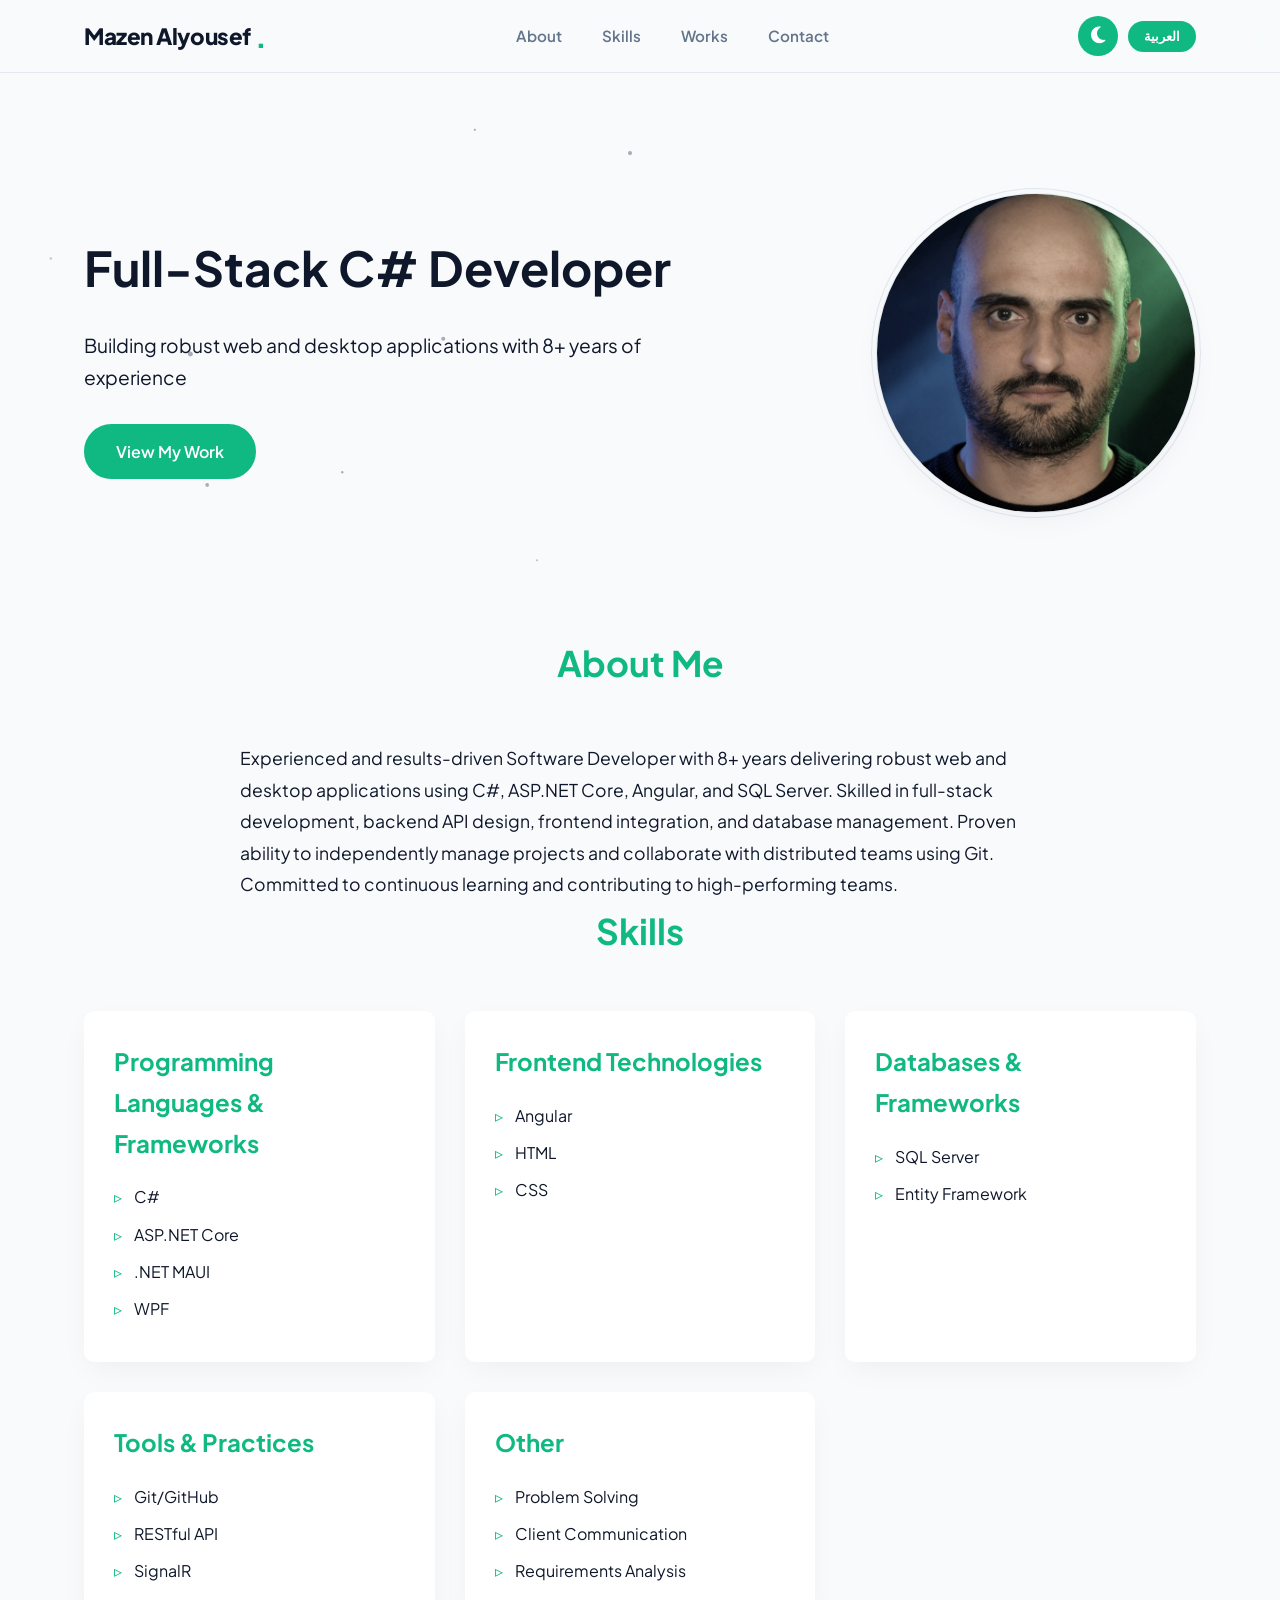
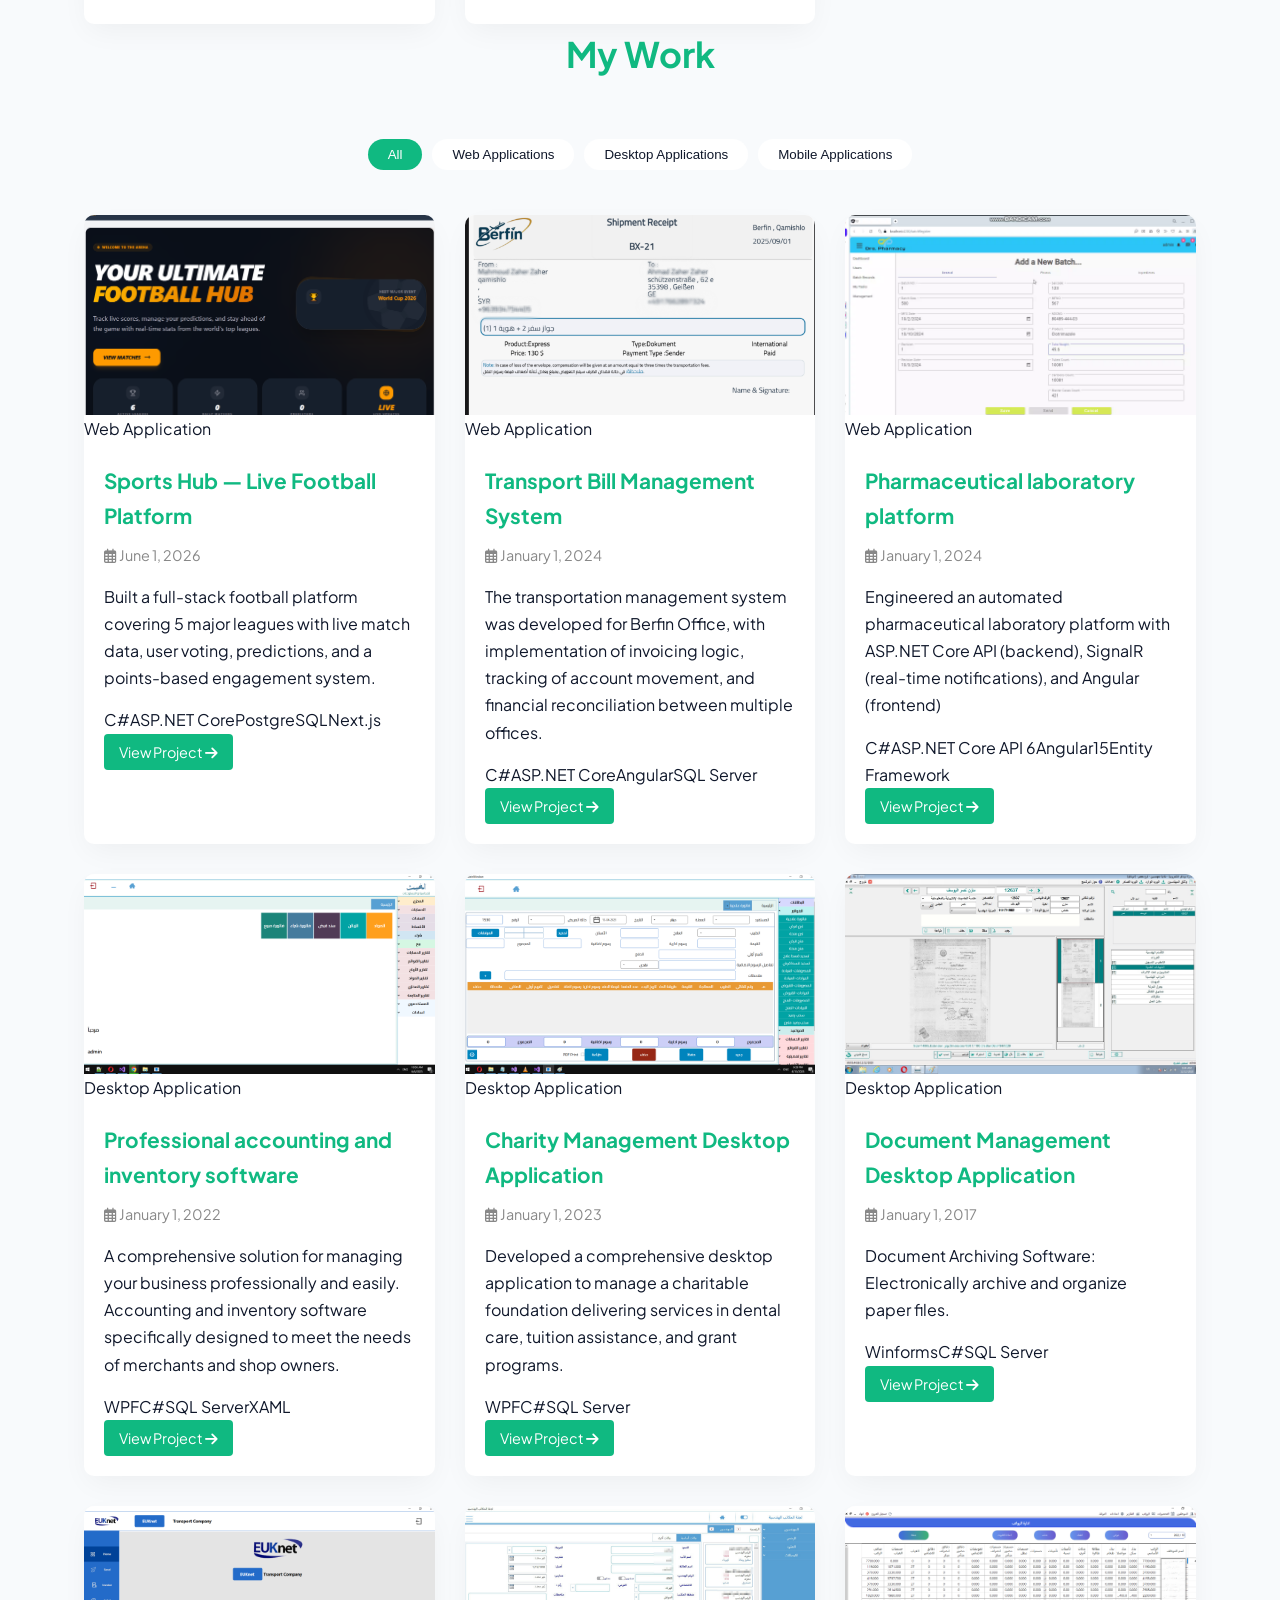
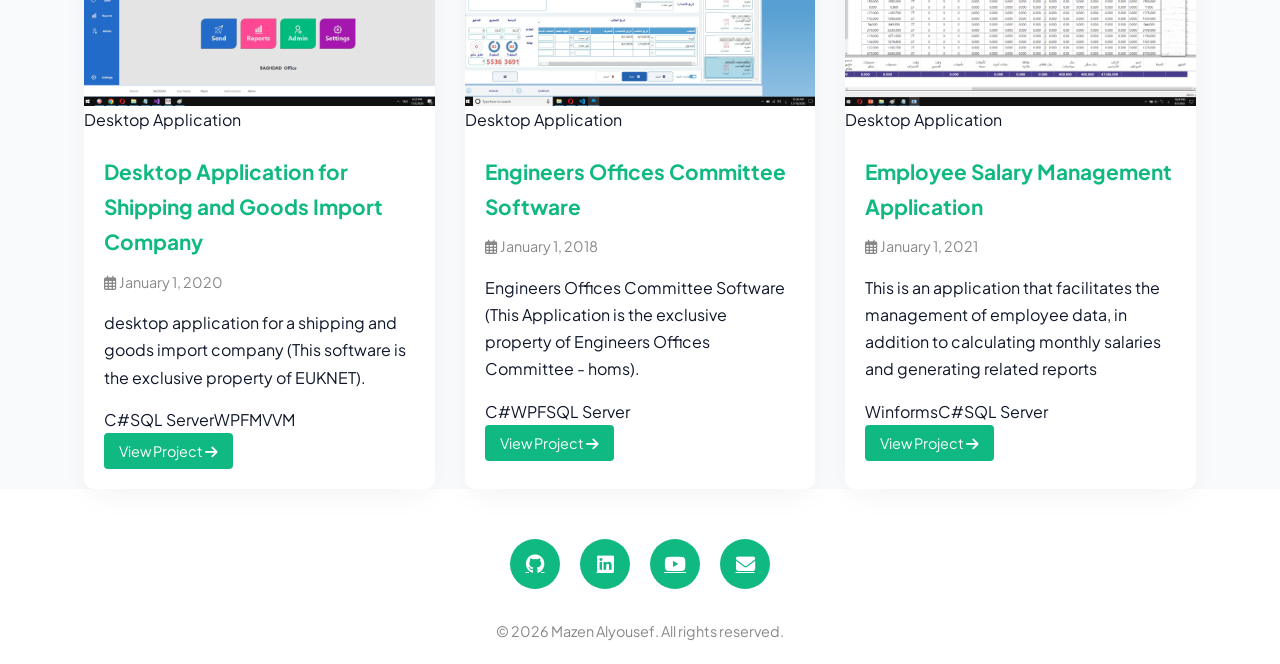
<file: index.html>
<!DOCTYPE html>
<html lang="en">
<head>
    <meta charset="UTF-8">
    <meta name="viewport" content="width=device-width, initial-scale=1.0">
    <title data-i18n="heroTitle">Mazen Alyousef | C# Developer Portfolio</title>
    <link rel="preconnect" href="https://fonts.googleapis.com">
    <link rel="preconnect" href="https://fonts.gstatic.com" crossorigin>
    <link href="https://fonts.googleapis.com/css2?family=Cairo:wght@400;500;600;700;800&family=Plus+Jakarta+Sans:wght@400;500;600;700;800&display=swap" rel="stylesheet">
    <link rel="stylesheet" href="https://cdnjs.cloudflare.com/ajax/libs/font-awesome/6.4.0/css/all.min.css">
    <link rel="stylesheet" href="css/styles.css">
</head>
<body>
    <!-- Header & Navigation -->
    <header>
        <div class="container">
            <nav>
                <a href="#" class="logo" data-i18n="logoName">Mazen Alyousef</a>

                 <!-- Mobile Menu Button -->
                <button class="mobile-menu-btn" id="mobileMenuBtn" aria-label="Toggle menu" aria-expanded="false">
                    <i class="fas fa-bars"></i>
                </button>
                <!-- Mobile Menu Overlay -->
                <div class="mobile-menu-overlay" id="mobileMenuOverlay"></div>
    

                <ul class="nav-links" id="navLinks">

                       <!-- Close button inside mobile menu -->
                        <li class="mobile-menu-header">
                            <button class="mobile-close-btn" id="mobileCloseBtn" aria-label="Close menu">
                                <i class="fas fa-times"></i>
                            </button>
                        </li>
                    <li><a href="#about" data-i18n="navAbout">About</a></li>
                    <li><a href="#skills" data-i18n="navSkills">Skills</a></li>
                    <li><a href="#works" data-i18n="navWorks">Works</a></li>
                    <li><a href="#contact" data-i18n="navContact">Contact</a></li>
                </ul>
                <div class="nav-controls">
                    <button class="theme-toggle" id="themeToggle" aria-label="Toggle theme">
                        <i class="fas fa-moon"></i>
                    </button>
                    <button class="language-toggle" id="languageToggle">العربية</button>
                </div>
               
            </nav>
        </div>
    </header>

    <!-- Hero Section -->
    <section class="hero">
        <canvas class="hero-particles" aria-hidden="true"></canvas>
        <div class="container">
            <div class="hero-layout">
                <div class="hero-content">
                    <h1 data-i18n="heroTitle">Full-Stack .NET C# Developer</h1>
                    <p data-i18n="heroSubtitle">Building robust web and desktop applications with 8+ years of experience</p>
                    <a href="#works" class="btn" data-i18n="heroButton">View My Work</a>
                </div>
                <div class="hero-portrait" aria-hidden="true">
                    <div class="portrait-frame">
                        <img src="images/hero-portrait.jpg" alt="" class="portrait-img" loading="lazy">
                    </div>
                </div>
            </div>
        </div>
    </section>

    <!-- About Section -->
    <section class="section" id="about">
        <div class="container">
            <h2 class="section-title" data-i18n="aboutTitle">About Me</h2>
            <div class="about-content">
                <p data-i18n="aboutText">Experienced and results-driven Software Developer...</p>
            </div>
        </div>
    </section>
    <!-- Skills Section -->
    <section class="section" id="skills">
        <div class="container">
            <h2 class="section-title">Skills</h2>
            <div class="skills-container">
                <div class="skill-category">
                    <h3  data-i18n="programmingTitle">Programming Languages & Frameworks</h3>
                    <ul class="skill-list">
                        <li>C#</li>
                        <li>ASP.NET Core</li>
                        <li>.NET MAUI</li>
                        <li>WPF</li>
                    </ul>
                </div>
                <div class="skill-category">
                    <h3 data-i18n="frontendTitle">Frontend Technologies</h3>
                    <ul class="skill-list">
                        <li>Angular</li>
                        <li>HTML</li>
                        <li>CSS</li>
                    </ul>
                </div>
                <div class="skill-category">
                    <h3 data-i18n="databasesTitle">Databases & Frameworks</h3>
                    <ul class="skill-list">
                        <li>SQL Server</li>
                        <li>Entity Framework</li>
                    </ul>
                </div>
                <div class="skill-category">
                    <h3 data-i18n="toolsTitle">Tools & Practices</h3>
                    <ul class="skill-list">
                        <li>Git/GitHub</li>
                        <li>RESTful API</li>
                        <li>SignalR</li>
                    </ul>
                </div>
                <div class="skill-category">
                    <h3 data-i18n="otherTitle">Other</h3>
                    <ul class="skill-list">
                        <li>Problem Solving</li>
                        <li>Client Communication</li>
                        <li>Requirements Analysis</li>
                    </ul>
                </div>
            </div>
        </div>
    </section>

    <!-- Works Section -->
    <section class="section" id="works">
        <div class="container">
            <h2 class="section-title" data-i18n="worksTitle">My Work</h2>
            <div class="works-filter">
                <button class="filter-btn active" data-filter="all" data-i18n="filterAll">All</button>
                <button class="filter-btn" data-filter="web"  data-i18n="filterWeb">Web Applications</button>
                <button class="filter-btn" data-filter="desktop" data-i18n="filterDesktop">Desktop Applications</button>
                <button class="filter-btn" data-filter="mobile" data-i18n="filterMobile">Mobile Applications</button>
            </div>
            <div class="works-grid" id="worksGrid">
                <!-- Works will be dynamically loaded here -->
            </div>
        </div>
    </section>

    <!-- Footer -->
    <footer id="contact">
        <div class="container">
            <div class="social-links">
                <a href="https://github.com/mazinalyousef" class="social-link"><i class="fab fa-github"></i></a>
                <a href="https://www.linkedin.com/in/mazin-alyousef" class="social-link"><i class="fab fa-linkedin"></i></a>
                <a href="https://www.youtube.com/@mazinalyousef5814" class="social-link"><i class="fab fa-youtube"></i></a>
                <a href="https://mail.google.com/mail/?view=cm&fs=1&to=mazin.alyousef@gmail.com"
                target="_blank"
                rel="noopener"
                class="social-link">
                 <i class="fas fa-envelope"></i>
             </a>
            </div>
            <p class="copyright">&copy; 2026 Mazen Alyousef. All rights reserved.</p>
        </div>
    </footer>

    <!-- Scripts: -->
    <script src="js/data.js"></script>
    <script src="js/languages.js"></script>
    <script src="js/common.js"></script>
    <script src="js/helpers.js"></script>
    <script src="js/index.js"></script>
    <script src="js/hero-particles.js"></script>
</body>
</html>
</file>
<file: css/styles.css>
:root {
    --primary-color: #10b981;
    --primary-dark: #059669;
    --primary-light: #34d399;
    --primary-glow: rgba(16, 185, 129, 0.15);
    --primary-gradient: linear-gradient(135deg, #10b981 0%, #059669 100%);
    
    --text-color: #0f172a;
    --text-muted: #64748b;
    --bg-color: #f8fafc;
    --card-bg: #ffffff;
    --border-color: #e2e8f0;
    --tag-bg: #f1f5f9;
    
    --shadow-sm: 0 1px 3px rgba(0, 0, 0, 0.05);
    --shadow: 0 10px 30px -5px rgba(0, 0, 0, 0.05);
    --shadow-hover: 0 20px 40px -10px rgba(16, 185, 129, 0.15);
    
    --transition: all 0.3s cubic-bezier(0.16, 1, 0.3, 1);
    --font-primary: 'Plus Jakarta Sans', -apple-system, BlinkMacSystemFont, 'Segoe UI', Roboto, sans-serif;
    --font-arabic: 'Cairo', 'Segoe UI', sans-serif;
}

.dark-theme {
    --primary-color: #10b981;
    --primary-dark: #059669;
    --primary-light: #6ee7b7;
    --primary-glow: rgba(16, 185, 129, 0.22);
    --primary-gradient: linear-gradient(135deg, #10b981 0%, #047857 100%);
    
    --text-color: #f8fafc;
    --text-muted: #94a3b8;
    --bg-color: #0b0f19;
    --card-bg: #111827;
    --border-color: rgba(255, 255, 255, 0.08);
    --tag-bg: #1e293b;
    
    --shadow-sm: 0 1px 3px rgba(0, 0, 0, 0.3);
    --shadow: 0 10px 30px -5px rgba(0, 0, 0, 0.4);
    --shadow-hover: 0 20px 40px -10px rgba(16, 185, 129, 0.25);
}

* {
    margin: 0;
    padding: 0;
    box-sizing: border-box;
}

html {
    scroll-behavior: smooth;
}

body {
    font-family: var(--font-primary);
    line-height: 1.7;
    color: var(--text-color);
    background-color: var(--bg-color);
    transition: background-color 0.3s ease, color 0.3s ease;
    overflow-x: hidden;
    -webkit-font-smoothing: antialiased;
}

[dir="rtl"] body {
    font-family: var(--font-arabic);
}

.container {
    width: 90%;
    max-width: 1200px;
    margin: 0 auto;
    padding: 0 20px;
}

/* Header & Navigation */
header {
    background-color: rgba(248, 250, 252, 0.82);
    backdrop-filter: blur(14px);
    -webkit-backdrop-filter: blur(14px);
    border-bottom: 1px solid var(--border-color);
    position: sticky;
    top: 0;
    z-index: 100;
    transition: var(--transition);
}

.dark-theme header {
    background-color: rgba(11, 15, 25, 0.82);
}

nav {
    display: flex;
    justify-content: space-between;
    align-items: center;
    padding: 16px 0;
}

.logo {
    font-size: 1.4rem;
    font-weight: 800;
    color: var(--text-color);
    text-decoration: none;
    letter-spacing: -0.02em;
    display: inline-flex;
    align-items: center;
    gap: 4px;
    transition: var(--transition);
}

.logo::after {
    content: '.';
    color: var(--primary-color);
    font-size: 1.8rem;
    line-height: 0;
}

.logo:hover {
    color: var(--primary-color);
}

.nav-links {
    display: flex;
    list-style: none;
    align-items: center;
    gap: 8px;
}

.nav-links li {
    margin-left: 0;
}

.nav-links a {
    text-decoration: none;
    color: var(--text-muted);
    font-weight: 600;
    font-size: 0.95rem;
    padding: 8px 16px;
    border-radius: 8px;
    transition: var(--transition);
    position: relative;
}

.nav-links a:hover {
    color: var(--primary-color);
    background-color: var(--primary-glow);
}

/* Theme Toggle */
.theme-toggle {
    background: var(--primary-color);
    color: white;
    border: none;
    width: 40px;
    height: 40px;
    border-radius: 50%;
    cursor: pointer;
    display: flex;
    align-items: center;
    justify-content: center;
    font-size: 1.2rem;
    transition: var(--transition);
}

.theme-toggle:hover {
    background: var(--primary-dark);
    transform: scale(1.1);
}

/* Language Toggle */
.nav-controls {
    display: flex;
    align-items: center;
    gap: 10px;
}

.language-toggle {
    background: var(--primary-color);
    color: white;
    border: none;
    padding: 8px 16px;
    border-radius: 20px;
    cursor: pointer;
    font-weight: 600;
    transition: var(--transition);
}

.language-toggle:hover {
    background: var(--primary-dark);
}

/* Hero Section */
.hero {
    position: relative;
    padding: 100px 0;
    text-align: center;
    background: 
        var(--bg-color),
        radial-gradient(ellipse 80% 60% at 50% 0%, transparent 40%, color-mix(in srgb, var(--text-color) 5%, transparent) 100%),
        url("data:image/svg+xml,%3Csvg viewBox='0 0 40 40' xmlns='http://www.w3.org/2000/svg'%3E%3Cfilter id='n'%3E%3CfeTurbulence type='fractalNoise' baseFrequency='0.9' numOctaves='3' stitchTiles='stitch'/%3E%3C/filter%3E%3Crect width='100%25' height='100%25' filter='url(%23n)' opacity='0.04'/%3E%3C/svg%3E");
    background-blend-mode: normal, normal, overlay;
    background-size: auto, cover, 200px 200px;
    color: var(--text-color);
    overflow: hidden;
}

.hero-particles {
    position: absolute;
    inset: 0;
    width: 100%;
    height: 100%;
    pointer-events: none;
    z-index: 0;
}

.hero .container {
    position: relative;
    z-index: 1;
}

.hero-layout {
    display: flex;
    flex-direction: column;
    align-items: center;
    gap: 40px;
    text-align: center;
}

.hero-content {
    max-width: 720px;
}

.hero h1 {
    font-size: 3rem;
    margin-bottom: 20px;
}

.hero p {
    font-size: 1.2rem;
    max-width: 800px;
    margin: 0 auto 30px;
}

/* Portrait Frame */
.hero-portrait {
    display: none;
    flex-shrink: 0;
}

.portrait-frame {
    width: 220px;
    height: 220px;
    border-radius: 50%;
    overflow: hidden;
    background: var(--card-bg);
    border: 1px solid var(--border-color);
    box-shadow: 
        var(--shadow),
        0 0 0 4px var(--bg-color),
        0 0 0 5px var(--border-color);
    position: relative;
}

.portrait-frame::before {
    content: '';
    position: absolute;
    inset: -2px;
    border-radius: 50%;
    background: linear-gradient(135deg, 
        color-mix(in srgb, var(--primary-color) 15%, transparent) 0%, 
        transparent 50%,
        color-mix(in srgb, var(--primary-color) 8%, transparent) 100%);
    z-index: -1;
    opacity: 0.6;
    pointer-events: none;
}

.portrait-img {
    width: 100%;
    height: 100%;
    object-fit: cover;
    display: block;
    filter: sepia(45%) contrast(1.02);
    transition: filter 0.4s ease;
}

@media (hover: hover) {
    .portrait-frame:hover .portrait-img,
    .portrait-frame:focus-within .portrait-img {
        filter: sepia(0%) contrast(1);
    }
}

.portrait-img:focus-visible {
    filter: sepia(0%) contrast(1);
}

/* Desktop: side-by-side layout */
@media (min-width: 992px) {
    .hero {
        text-align: left;
        padding: 120px 0;
    }
    
    .hero-layout {
        flex-direction: row;
        justify-content: space-between;
        align-items: center;
        text-align: left;
        gap: 60px;
    }
    
    .hero-content {
        max-width: 640px;
        text-align: left;
    }
    
    .hero p {
        margin-left: 0;
        margin-right: auto;
    }
    
    .hero .btn {
        margin-left: 0;
    }
    
    .hero-portrait {
        display: block;
        order: 2;
    }
    
    .hero-content {
        order: 1;
    }
    
    .portrait-frame {
        width: 280px;
        height: 280px;
    }
}

/* Large desktop */
@media (min-width: 1200px) {
    .portrait-frame {
        width: 320px;
        height: 320px;
    }
}

/* Mobile adjustments */
@media (max-width: 768px) {
    .hero {
        padding: 80px 0;
    }
    
    .hero h1 {
        font-size: 2.2rem;
    }
    
    .hero p {
        font-size: 1rem;
    }
    
    .portrait-frame {
        width: 180px;
        height: 180px;
    }
}

.btn {
    display: inline-block;
    background-color: var(--primary-color);
    color: white;
    padding: 12px 30px;
    border-radius: 30px;
    text-decoration: none;
    font-weight: 600;
    transition: var(--transition);
    border: 2px solid var(--primary-color);
}

.btn:hover {
    background-color: var(--primary-dark);
    border-color: var(--primary-dark);
    color: white;
    transform: translateY(-2px);
    box-shadow: var(--shadow-hover);
}
}

/* Section Styles */
.section {
    padding: 80px 0;
}

.section-title {
    text-align: center;
    margin-bottom: 50px;
    font-size: 2.2rem;
    color: var(--primary-color);
}

/* Skills Section */
.skills-container {
    display: grid;
    grid-template-columns: repeat(auto-fit, minmax(300px, 1fr));
    gap: 30px;
}

.skill-category {
    background-color: var(--card-bg);
    padding: 30px;
    border-radius: 10px;
    box-shadow: var(--shadow);
    transition: var(--transition);
}

.skill-category:hover {
    transform: translateY(-5px);
}

.skill-category h3 {
    color: var(--primary-color);
    margin-bottom: 20px;
    font-size: 1.5rem;
}

.skill-list {
    list-style: none;
}

.skill-list li {
    margin-bottom: 10px;
    padding-left: 20px;
    position: relative;
}

.skill-list li:before {
    content: "▹";
    position: absolute;
    left: 0;
    color: var(--primary-color);
}

/* Works Section */
.works-filter {
    display: flex;
    justify-content: center;
    flex-wrap: wrap;
    margin-bottom: 40px;
}

.filter-btn {
    background: var(--card-bg);
    border: none;
    padding: 8px 20px;
    margin: 5px;
    border-radius: 30px;
    cursor: pointer;
    transition: var(--transition);
    color: var(--text-color);
}

.filter-btn.active, .filter-btn:hover {
    background: var(--primary-color);
    color: white;
}

.works-grid {
    display: grid;
    grid-template-columns: repeat(auto-fill, minmax(350px, 1fr));
    gap: 30px;
}

.work-card {
    background-color: var(--card-bg);
    border-radius: 10px;
    overflow: hidden;
    box-shadow: var(--shadow);
    transition: var(--transition);
}

.work-card:hover {
    transform: translateY(-5px);
}

.work-img {
    width: 100%;
    height: 200px;
    object-fit: cover;
    background-color: #f0f0f0;
    display: flex;
    align-items: center;
    justify-content: center;
    color: #666;
}

.dark-theme .work-img {
    background-color: #2a2a2a;
}

.work-content {
    padding: 20px;
}

.work-title {
    font-size: 1.3rem;
    margin-bottom: 10px;
    color: var(--primary-color);
}

.work-date {
    color: #888;
    font-size: 0.9rem;
    margin-bottom: 15px;
}

.work-description {
    margin-bottom: 15px;
}

.work-links {
    display: flex;
    gap: 10px;
}

.work-link {
    display: inline-block;
    padding: 6px 15px;
    background-color: var(--primary-color);
    color: white;
    text-decoration: none;
    border-radius: 4px;
    font-size: 0.9rem;
    transition: var(--transition);
}

.work-link:hover {
    background-color: var(--primary-dark);
}

/* Footer */
footer {
    background-color: var(--card-bg);
    padding: 50px 0 20px;
    text-align: center;
}

.social-links {
    display: flex;
    justify-content: center;
    gap: 20px;
    margin-bottom: 30px;
}

.social-link {
    display: inline-flex;
    align-items: center;
    justify-content: center;
    width: 50px;
    height: 50px;
    background-color: var(--primary-color);
    color: white;
    border-radius: 50%;
    font-size: 1.2rem;
    transition: var(--transition);
}

.social-link:hover {
    background-color: var(--primary-dark);
    transform: translateY(-3px);
}

.copyright {
    margin-top: 20px;
    color: #888;
    font-size: 0.9rem;
}

/* About Section */
.about-content {
    max-width: 800px;
    margin: 0 auto;
    font-size: 1.1rem;
    line-height: 1.8;
}

/* ==================== */
/* MOBILE MENU - FIXED */
/* ==================== */

/* Mobile Menu Button */
.mobile-menu-btn {
    display: none;
    background: none;
    border: none;
    color: var(--text-color);
    font-size: 1.5rem;
    cursor: pointer;
    width: 44px;
    height: 44px;
    align-items: center;
    justify-content: center;
    z-index: 1001;
    transition: var(--transition);
}

.mobile-menu-btn:hover {
    color: var(--primary-color);
}

/* Mobile Menu Overlay */
.mobile-menu-overlay {
    display: none;
    position: fixed;
    top: 0;
    left: 0;
    width: 100%;
    height: 100vh;
    background-color: rgba(0, 0, 0, 0.5);
    backdrop-filter: blur(3px);
    z-index: 999;
    opacity: 0;
    transition: opacity 0.3s ease;
}

.mobile-menu-overlay.active {
    display: block;
    opacity: 1;
}

/* Mobile Navigation Menu */
@media (max-width: 768px) {
    .mobile-menu-btn {
        display: flex;
    }
    
    .nav-links {
        position: fixed;
        top: 0;
        left: 0;
        width: 100%;
        height: 100vh;
        background-color: var(--bg-color);
        flex-direction: column;
        justify-content: center;
        align-items: center;
        transform: translateX(-100%);
        transition: transform 0.3s cubic-bezier(0.4, 0, 0.2, 1);
        z-index: 1000;
        padding: 0;
        margin: 0;
        list-style: none;
        visibility: hidden;
        opacity: 0;
    }
    
    .nav-links.active {
        transform: translateX(0);
        visibility: visible;
        opacity: 1;
    }
    
    /* Mobile Menu Header with Close Button */
    .mobile-menu-header {
        display: flex;
        justify-content: flex-end;
        width: 100%;
        padding: 20px;
        margin-bottom: 20px;
    }
    
    .mobile-close-btn {
        background: none;
        border: none;
        color: var(--text-color);
        font-size: 1.5rem;
        cursor: pointer;
        width: 44px;
        height: 44px;
        display: flex;
        align-items: center;
        justify-content: center;
        border-radius: 50%;
        transition: all 0.3s ease;
    }
    
    .mobile-close-btn:hover {
        background-color: var(--primary-color);
        color: white;
        transform: rotate(90deg);
    }
    
    .nav-links li {
        margin: 15px 0;
        width: 80%;
        text-align: center;
        opacity: 0;
        transform: translateY(20px);
        transition: opacity 0.3s ease, transform 0.3s ease;
    }
    
    .nav-links.active li {
        opacity: 1;
        transform: translateY(0);
    }
    
    /* Stagger animation for menu items */
    .nav-links.active li:nth-child(1) { transition-delay: 0.1s; }
    .nav-links.active li:nth-child(2) { transition-delay: 0.2s; }
    .nav-links.active li:nth-child(3) { transition-delay: 0.3s; }
    .nav-links.active li:nth-child(4) { transition-delay: 0.4s; }
    
    .nav-links a {
        display: block;
        padding: 15px 20px;
        font-size: 1.2rem;
        width: 100%;
        border-radius: 8px;
        transition: all 0.3s ease;
        color: var(--text-color) !important;
        text-decoration: none;
        font-weight: 500;
    }
    
    .nav-links a:hover,
    .nav-links a:focus {
        background-color: var(--primary-color);
        color: white !important;
        transform: scale(1.05);
    }
    
    /* Adjust nav-controls for mobile */
    .nav-controls {
        margin-left: auto;
        display: flex;
        align-items: center;
        gap: 10px;
    }
    
    .hero h1 {
        font-size: 2.2rem;
    }

    .hero p {
        font-size: 1rem;
    }

    .works-grid {
        grid-template-columns: 1fr;
    }
    
    .skills-container {
        grid-template-columns: 1fr;
    }
    
    /* Improve mobile touch targets */
    .nav-links a,
    .theme-toggle,
    .language-toggle,
    .mobile-menu-btn {
        min-height: 44px;
        min-width: 44px;
        display: flex;
        align-items: center;
        justify-content: center;
    }
    
    .language-toggle {
        padding: 0 15px;
    }
    
    /* Ensure proper spacing */
    nav {
        min-height: 70px;
        padding: 10px 0;
    }
}

/* Prevent body scroll when menu is open */
body.menu-open {
    overflow: hidden;
}

/* RTL Support */
[dir="rtl"] {
    text-align: right;
}

[dir="rtl"] .nav-links li {
    margin-left: 0;
    margin-right: 30px;
}

[dir="rtl"] .skill-list li {
    padding-left: 0;
    padding-right: 20px;
}

[dir="rtl"] .skill-list li:before {
    left: auto;
    right: 0;
}

[dir="rtl"] .social-links {
    direction: ltr; /* Keep social icons in original order */
}

/* RTL adjustments for nav controls */
[dir="rtl"] .nav-controls {
    direction: ltr;
}

/* RTL adjustments for mobile */
@media (max-width: 768px) {
    [dir="rtl"] .nav-links {
        left: auto;
        right: 0;
        transform: translateX(100%);
    }
    
    [dir="rtl"] .nav-links.active {
        transform: translateX(0);
    }
    
    [dir="rtl"] .nav-controls {
        margin-left: 0;
        margin-right: auto;
    }
    
    [dir="rtl"] .mobile-menu-header {
        justify-content: flex-start;
    }
}

/* Active navigation link styling */
.nav-links a.active {
    color: var(--primary-color);
    font-weight: 600;
    position: relative;
}

.nav-links a.active:after {
    content: '';
    position: absolute;
    bottom: -5px;
    left: 0;
    width: 100%;
    height: 2px;
    background-color: var(--primary-color);
    border-radius: 2px;
}

/* RTL adjustment for active nav link */
[dir="rtl"] .nav-links a.active:after {
    left: auto;
    right: 0;
}

/* Make sure text is visible in dark theme */
.dark-theme .nav-links a {
    color: #f0f0f0 !important;
}

.dark-theme .nav-links a:hover {
    color: white !important;
}
/* Quick fix: Hide mobile close button on desktop */
@media (min-width: 769px) {
    .mobile-menu-header,
    .mobile-close-btn {
        display: none !important;
    }
}
</file>
